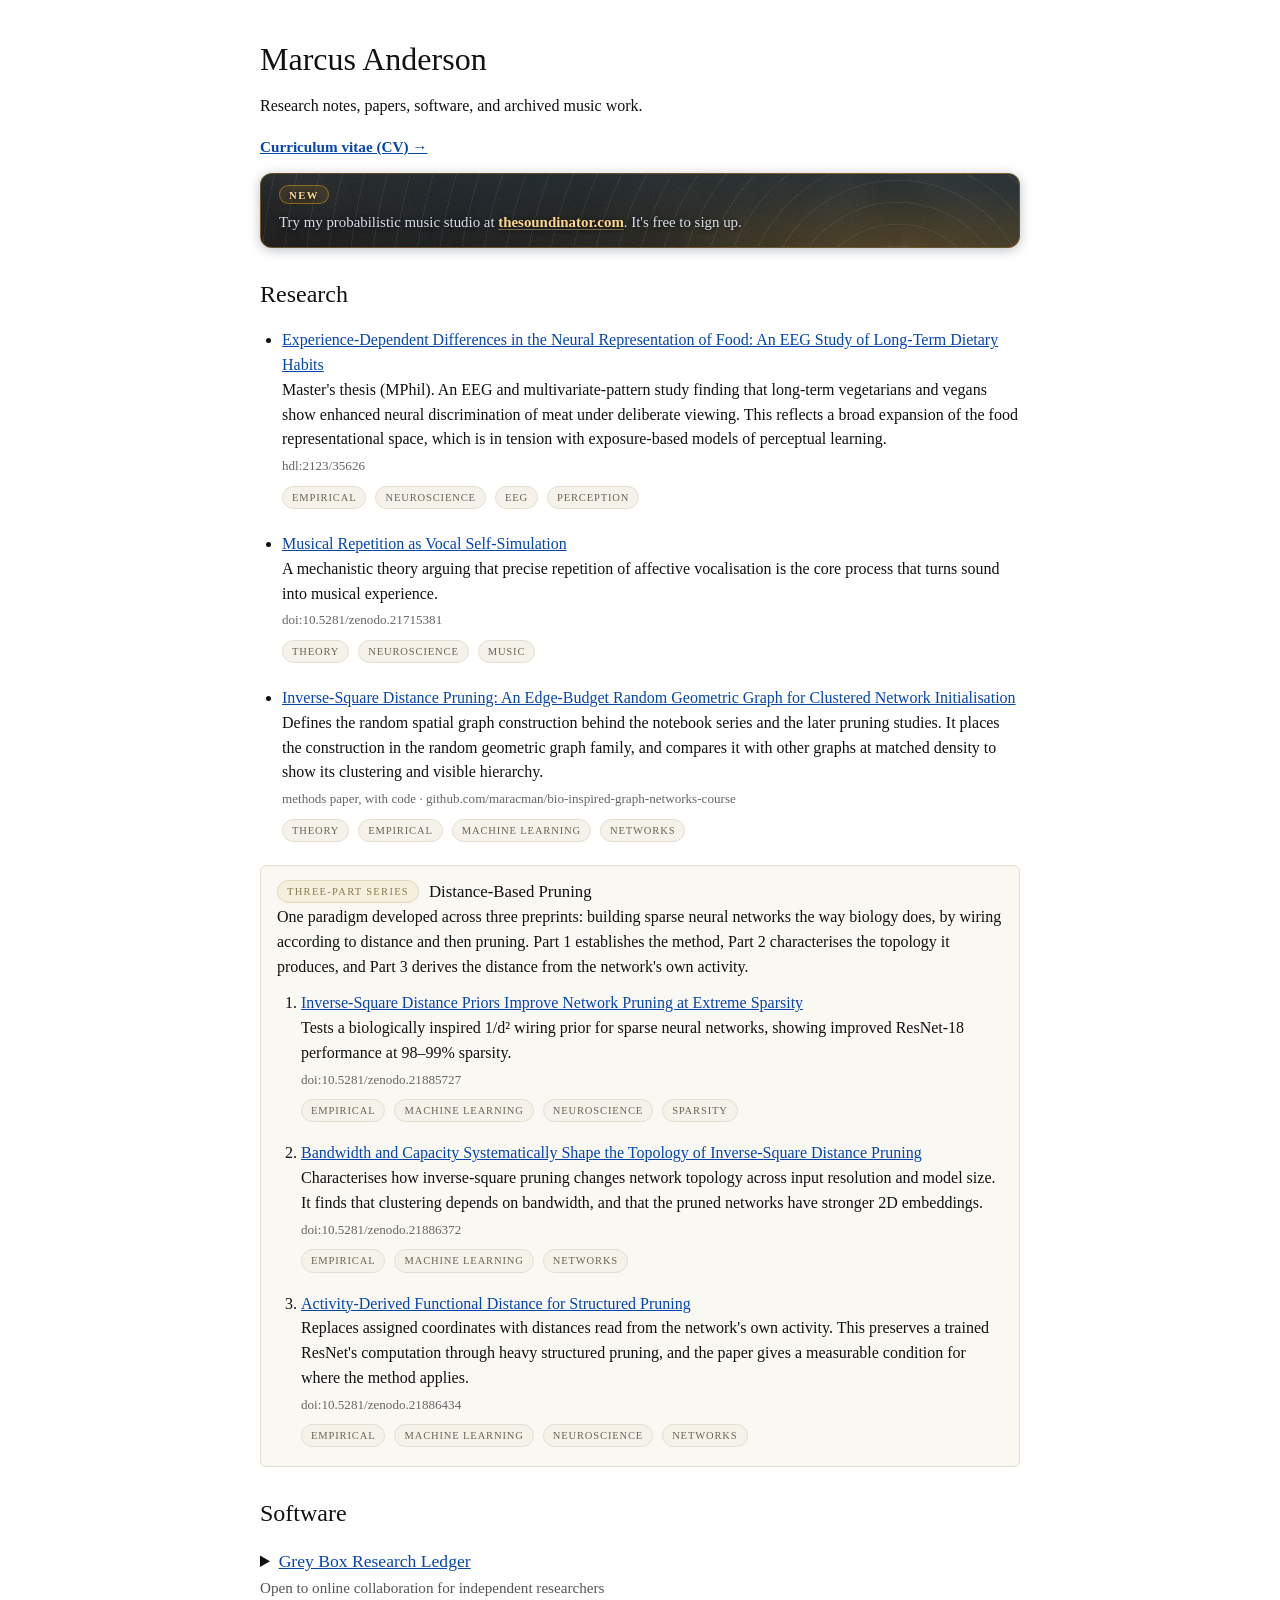
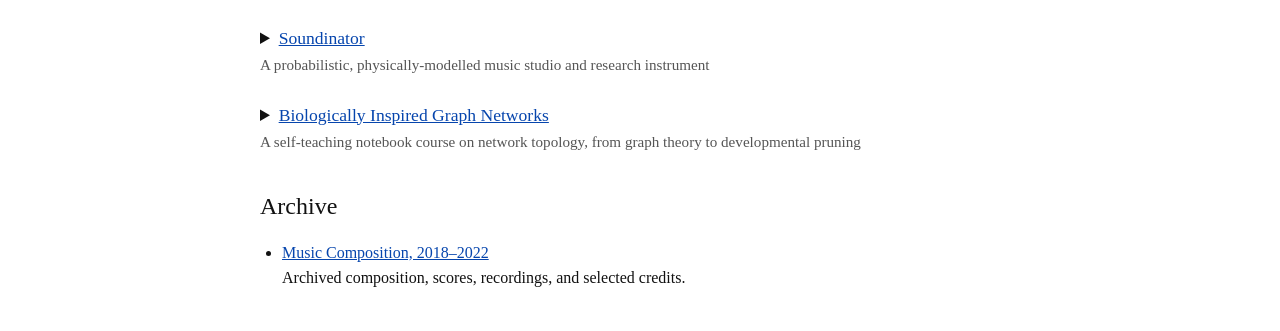
<file: index.html>
<!doctype html>
<html lang="en">
  <head>
    <meta charset="utf-8">
    <meta name="viewport" content="width=device-width, initial-scale=1">
    <title>Marcus Anderson</title>
    <meta name="description" content="Research, software, and archived music work by Marcus Anderson.">
    <link rel="stylesheet" href="styles.css">
  </head>
  <body>
    <main>
      <h1>Marcus Anderson</h1>
      <p>Research notes, papers, software, and archived music work.</p>

      <p class="top-links">
        <a href="/cv.pdf">Curriculum vitae (CV)&nbsp;→</a>
      </p>

      <p class="site-badge">
        <span class="badge-top">
          <span class="badge-tag">New</span>
        </span>
        <span class="badge-text">Try my probabilistic music studio at
          <a href="https://thesoundinator.com">thesoundinator.com</a>. It's free to sign up.</span>
      </p>

      <h2>Research</h2>
      <ul>
        <li>
          <a href="https://hdl.handle.net/2123/35626">
            Experience-Dependent Differences in the Neural Representation of Food: An EEG Study of Long-Term Dietary Habits
          </a>
          <br>
          Master's thesis (MPhil). An EEG and multivariate-pattern study finding that long-term vegetarians and vegans show enhanced neural discrimination of meat under deliberate viewing. This reflects a broad expansion of the food representational space, which is in tension with exposure-based models of perceptual learning.
          <span class="series-doi">hdl:2123/35626</span>
          <span class="tags">
            <span class="tag">Empirical</span>
            <span class="tag">Neuroscience</span>
            <span class="tag">EEG</span>
            <span class="tag">Perception</span>
          </span>
        </li>
        <li>
          <a href="https://doi.org/10.5281/zenodo.21715381">
            Musical Repetition as Vocal Self-Simulation
          </a>
          <br>
          A mechanistic theory arguing that precise repetition of affective vocalisation is the core process that turns sound into musical experience.
          <span class="series-doi">doi:10.5281/zenodo.21715381</span>
          <span class="tags">
            <span class="tag">Theory</span>
            <span class="tag">Neuroscience</span>
            <span class="tag">Music</span>
          </span>
        </li>
        <li>
          <a href="https://github.com/maracman/bio-inspired-graph-networks-course/blob/main/paper/inverse_square_pruning_methods.pdf">
            Inverse-Square Distance Pruning: An Edge-Budget Random Geometric Graph for Clustered Network Initialisation
          </a>
          <br>
          Defines the random spatial graph construction behind the notebook series and the later pruning studies. It places the construction in the random geometric graph family, and compares it with other graphs at matched density to show its clustering and visible hierarchy.
          <span class="series-doi">methods paper, with code · github.com/maracman/bio-inspired-graph-networks-course</span>
          <span class="tags">
            <span class="tag">Theory</span>
            <span class="tag">Empirical</span>
            <span class="tag">Machine learning</span>
            <span class="tag">Networks</span>
          </span>
        </li>
        <li class="series">
          <span class="series-kicker">Three-part series</span>
          <span class="series-name">Distance-Based Pruning</span>
          <br>
          One paradigm developed across three preprints: building sparse neural
          networks the way biology does, by wiring according to distance and
          then pruning. Part 1 establishes the method, Part 2 characterises the
          topology it produces, and Part 3 derives the distance from the network's own
          activity.
          <ol class="series-list">
            <li>
              <a href="https://doi.org/10.5281/zenodo.21885727">
                Inverse-Square Distance Priors Improve Network Pruning at Extreme Sparsity
              </a>
              <br>
              Tests a biologically inspired 1/d² wiring prior for sparse neural networks, showing improved ResNet-18 performance at 98–99% sparsity.
              <span class="series-doi">doi:10.5281/zenodo.21885727</span>
              <span class="tags">
                <span class="tag">Empirical</span>
                <span class="tag">Machine learning</span>
                <span class="tag">Neuroscience</span>
                <span class="tag">Sparsity</span>
              </span>
            </li>
            <li>
              <a href="https://doi.org/10.5281/zenodo.21886372">
                Bandwidth and Capacity Systematically Shape the Topology of Inverse-Square Distance Pruning
              </a>
              <br>
              Characterises how inverse-square pruning changes network topology across input resolution and model size. It finds that clustering depends on bandwidth, and that the pruned networks have stronger 2D embeddings.
              <span class="series-doi">doi:10.5281/zenodo.21886372</span>
              <span class="tags">
                <span class="tag">Empirical</span>
                <span class="tag">Machine learning</span>
                <span class="tag">Networks</span>
              </span>
            </li>
            <li>
              <a href="https://doi.org/10.5281/zenodo.21886434">
                Activity-Derived Functional Distance for Structured Pruning
              </a>
              <br>
              Replaces assigned coordinates with distances read from the network's own activity. This preserves a trained ResNet's computation through heavy structured pruning, and the paper gives a measurable condition for where the method applies.
              <span class="series-doi">doi:10.5281/zenodo.21886434</span>
              <span class="tags">
                <span class="tag">Empirical</span>
                <span class="tag">Machine learning</span>
                <span class="tag">Neuroscience</span>
                <span class="tag">Networks</span>
              </span>
            </li>
          </ol>
        </li>
      </ul>

      <h2>Software</h2>
      <details class="project">
        <summary class="project-title">
          <a href="https://greyboxresearch.org">Grey Box Research Ledger</a>
          <span class="project-sub">Open to online collaboration for independent researchers</span>
        </summary>
        <p>
          Grey Box Research Ledger is where empirical projects in machine
          learning, complex systems, and technical AI safety are recorded by
          the people working on them. It is designed for sharing ideas and
          documenting stage-by-stage results.
        </p>

        <p>
          A grey box is a system whose workings are partly understood. A black
          box that we are shedding light on. Deep neural networks and the human
          brain are both contained complex systems, and both begin as black
          boxes: their behaviour and mechanisms emerge from the interactions of
          many parts. The ledger's primary interest is in illuminating these
          emergent mechanisms, so that each box becomes a little less black.
        </p>

        <img class="shot shot-hero" src="assets/software/greybox-landing.jpg"
             alt="The ledger's public page: Open to online collaboration for independent researchers, above an About section.">

        <p>
          Grey Box helps researchers share ongoing projects with other
          scientists in their field prior to publication. This means projects
          don't need to be rushed out the door just so researchers have
          something to show for themselves. It helps early career development
          in fields like AI safety, which are new and rapidly evolving, by
          allowing researchers to demonstrate a rigorous scientific process.
          And it brings attention to the actual work being done, for those who
          are interested in funding projects that help humanity.
        </p>

        <p class="invite-callout">
          <strong>The ledger is live at
          <a href="https://greyboxresearch.org">greyboxresearch.org</a></strong>.
          Because the work is still in progress, Grey Box is not a publishing
          platform, and not everything being done is made public. There is no
          public sign-up, but anyone is welcome to get in touch.
        </p>

        <ul class="feature-list">
          <li>
            <strong>Ideas:</strong> shared and shaped, and collaborators are
            invited to join.
          </li>
          <li>
            <strong>Planning:</strong> a project is scoped and planned step by
            step. Any hypotheses are stated before they are tested.
          </li>
          <li>
            <strong>Results:</strong> each stage is posted when it finishes,
            with accompanying code and figures, so that others can follow
            along.
          </li>
          <li>
            <strong>Collaborators:</strong> independent researchers can be
            invited to start a project of their own or to join one, and can
            comment on its proposal and stages.
          </li>
        </ul>

        <figure class="shot-full">
          <img class="shot" src="assets/software/greybox-projects.jpg"
               alt="The Projects page, with tabs for In progress, Under review, Ideas and Concluded, and a row of coloured squares under each project.">
          <figcaption>
            The Projects page. Each coloured square under a project is a posted
            stage, marked as supporting the hypothesis, mixed or not supported.
          </figcaption>
        </figure>

        <figure class="shot-full">
          <img class="shot" src="assets/software/greybox-project.jpg"
               alt="The GoalGraph project page, showing what is happening now, the latest finding and the last change, beside a sidebar of researchers, funding, sharing and code.">
          <figcaption>
            A project page. The top of the page shows where the project is up
            to, its latest finding, and the last change to the plan.
          </figcaption>
        </figure>

        <figure class="shot-full">
          <img class="shot" src="assets/software/greybox-stages.jpg"
               alt="Two posted stages of the GoalGraph project, one marked Supports hypothesis with its figure, the other marked Inconclusive.">
          <figcaption>
            Posted stages. Each one states the hypothesis it tests and its
            finding, with its figures alongside.
          </figcaption>
        </figure>


        <p>
          Every researcher on the ledger can have a public page of their own,
          under a name they choose: mine is at
          <a href="https://greyboxresearch.org/marcus">greyboxresearch.org/marcus</a>.
          The page is built from their projects and changes as they post to
          them, so a new stage appears without anyone having to re-save it.
          The reader it is written for is outside
          the ledger, such as an employer or a supervisor someone is applying
          to. Collaborators find each other inside the ledger, so the page does
          not ask anybody to join a project.
        </p>

        <p>
          A researcher chooses which projects appear and in what order. Each
          project says at the top what it is for, whether that is a hypothesis
          it tests, the open questions it explores, or the acceptance criteria
          a tool, method or eval has to meet. A hypothesis is given as it was pre-registered
          and again as it stands if results have since changed it. Under that
          are the stages posted so far, each naming what it tested and how it
          came out, in that project's own words, as supported or not supported,
          answered or still open, met or not met. A stage that did not work out
          is shown in the same way as one that did, so the page gives the work
          as it currently stands rather than only the parts of it that came out
          well.
        </p>

        <figure class="shot-full">
          <img class="shot" src="assets/software/greybox-profile.jpg"
               alt="A researcher page: name, a line of research areas, the date of the latest posted result, a short About, links, and counts of projects underway, results posted and preprints.">
          <figcaption>
            A researcher page. The counts under the links are taken only from
            the projects the researcher has chosen to show.
          </figcaption>
        </figure>

        <figure class="shot-full">
          <img class="shot" src="assets/software/greybox-profile-projects.jpg"
               alt="The Current projects section of a researcher page, with a row of project titles above the selected project, its hypothesis and brief at the left and its posted stages at the right.">
          <figcaption>
            The projects on a page, with the selected one open. This one tests
            a hypothesis, given as it now stands with the pre-registered version
            one click below. The coloured squares are the stages posted so far.
          </figcaption>
        </figure>

        <p class="project-meta">
          A Node server with no dependencies. ·
          <a href="https://greyboxresearch.org/marcus">My researcher page</a> ·
          <a href="https://greyboxresearch.org">Visit the ledger →</a>
        </p>
      </details>

      <details class="project">
        <summary class="project-title">
          <a href="https://thesoundinator.com">Soundinator</a>
          <span class="project-sub">A probabilistic, physically-modelled music studio and research instrument</span>
        </summary>
        <p>
          A full browser-based music studio, designed and built end-to-end. It
          generates music from weighted probability distributions across several
          musical timescales, renders it through a physical-modelling synthesis
          engine, and arranges it on a multitrack producer timeline. It also
          doubles as a reproducible instrument for researching why music sounds
          good.
        </p>

        <p class="invite-callout">
          <strong>Soundinator is live at
          <a href="https://thesoundinator.com">thesoundinator.com</a></strong>,
          with open sign-up and no invite code needed. The home page plays its patches
          straight away; open the studio to shape them. Found a problem? There's
          a &ldquo;Report a problem&rdquo; button in the account menu, and every
          report helps.
        </p>

        <img class="shot shot-hero" src="assets/software/soundinator-pace.webp"
             alt="Soundinator's Play page: a loaded patch, Rast Morning, drawn as a ring of notes beside six broad controls: Pace, Leaps, Pitch, Groove, Surprise and Space.">

        <ul class="feature-list">
          <li>
            <strong>Play, then compose:</strong> load a patch and shape it with
            six broad controls (Pace, Leaps, Pitch, Groove, Surprise, Space), or
            open any part of it as an instrument face: Melody, Duration,
            Phrasing, Dynamics, Harmony, Sequence and Percussion.
          </li>
          <li>
            <strong>Generative core:</strong> melody, rhythm, register,
            articulation and surprise are all driven by editable probability
            distributions, with motif memory that repeats, drifts and mutates into
            a growing repertoire.
          </li>
          <li>
            <strong>Physical-modelling synthesis:</strong> every note is built
            from an excitor → resonator → body → effects → space chain: additive
            and formant voices, inharmonicity, material damping, vibrato and
            per-note envelopes rather than samples.
          </li>
          <li>
            <strong>Per-layer effects rack:</strong> eleven skeuomorphic,
            plugin-style effects across EQ, drive, modulation, delay and character,
            each with its own DSP, presets and expand-to-overlay face.
          </li>
          <li>
            <strong>Binaural spatialisation:</strong> position each source around
            the listener with a head / room / air model fitted from measured KEMAR
            HRTFs, with per-track motion through time.
          </li>
          <li>
            <strong>Scale &amp; Root:</strong> a tuning wheel that leads: set each
            note's role, drag to retune, turn the ring to move home. Historical
            temperaments and 19/24/31/53-EDO, plus a library of 78 world scales
            browsable as a list, a world map or a timeline.
          </li>
          <li>
            <strong>Producer / DAW:</strong> arrange instruments on a multitrack
            timeline with seed-reproducible takes, a bake-to-piano-roll note editor,
            a channel-strip mixer, and offline WAV mixdown.
          </li>
          <li>
            <strong>Community library:</strong> open sharing of
            instruments, sequences and behaviours with ratings and profiles,
            plus an auditioner that layers shared patches into a live jam.
          </li>
          <li>
            <strong>Research-ready:</strong> every play, rating and edit is
            reproducible from a seed and can be logged (opt-in only) with
            expectation / surprise metrics, so appeal can be modelled directly
            against the mechanisms that generated the music.
          </li>
        </ul>

        <figure class="shot-full">
          <img class="shot" src="assets/software/soundinator-melody.webp"
               alt="Soundinator's Melody face: a register strip, recent notes on a roll, and up / repeat / down probabilities for the next note.">
          <figcaption>
            The Melody face shows what was just played, what comes next, and the odds of stepping up, down or repeating.
          </figcaption>
        </figure>

        <figure class="shot-full">
          <img class="shot" src="assets/software/soundinator-harmony.webp"
               alt="Soundinator's Harmony face: a four-chord loop with arrival and home chords, and sliders for chord count, fullness, progression focus and root motion.">
          <figcaption>
            Harmony sets a chord progression plan and how closely the music adheres to it. Chords are scored from the instrument's own overtones, so the same loop fits differently on different instruments.
          </figcaption>
        </figure>

        <figure class="shot-full">
          <img class="shot" src="assets/software/soundinator-drums.webp"
               alt="Soundinator's two-circle sequencer: a 16-beat sequence ring beside an 8-beat percussion loop.">
          <figcaption>
            Sequence and Percussion make up a two-circle pattern sequencer, with the phrase on one ring and the drum loop on the other.
          </figcaption>
        </figure>

        <figure class="shot-full">
          <img class="shot" src="assets/software/soundinator-scales.webp"
               alt="Soundinator's Scale and Root page: a tuning wheel with home set to C4, beside a factory scale library.">
          <figcaption>
            Scale &amp; Root puts the tuning wheel beside a library of world scales and historical tunings, each with where and when it comes from.
          </figcaption>
        </figure>

        <figure class="shot-full">
          <img class="shot" src="assets/software/soundinator-sound.webp"
               alt="Soundinator's sound designer: excitor, resonator, body, effects and space stages above the excitor controls and a partial field.">
          <figcaption>
            In the sound designer, every note is built from an excitor → resonator → body → effects → space chain. Here the excitor drives a field of individual partials.
          </figcaption>
        </figure>

        <figure class="shot-full">
          <img class="shot" src="assets/software/soundinator-space.webp"
               alt="Soundinator's space view: a polar map around the listener with a source placed at 3.2 metres and minus 15 degrees.">
          <figcaption>
            In Space, each part stands at a distance and angle in one shared binaural room, with its time of flight and level at the ears shown beneath.
          </figcaption>
        </figure>

        <figure class="shot-full">
          <img class="shot" src="assets/software/soundinator-arrange.webp"
               alt="Soundinator's producer: a preset library beside a multitrack timeline with harmonic guide, chord guide and global space lanes.">
          <figcaption>
            In the producer, you arrange seed-reproducible takes on a multitrack timeline, with a global scale and global space that evolve through the piece.
          </figcaption>
        </figure>

        <p class="project-meta">
          Vanilla JavaScript + Web Audio in the browser, backed by a Python
          (NumPy / SciPy) engine for reproducible offline rendering. ·
          <a href="https://thesoundinator.com">Open Soundinator →</a>
        </p>
      </details>

      <details class="project">
        <summary class="project-title">
          <a href="https://github.com/maracman/bio-inspired-graph-networks-course">Biologically Inspired Graph Networks</a>
          <span class="project-sub">A self-teaching notebook course on network topology, from graph theory to developmental pruning</span>
        </summary>
        <p>
          An eight-notebook course that starts from graph-theory basics and
          builds towards the pruning-based network construction behind my
          sparse-network papers. It's written as a way into thinking about
          neural networks the way biology does, where networks are grown dense
          and then pruned back rather than wired from scratch. Every notebook
          motivates its maths with the brain (neurons as nodes, synapses as
          weighted edges) and ends in runnable code you can re-generate, change, and measure.
        </p>

        <img class="shot shot-hero" src="assets/software/graph-methods-compared.png"
             alt="Four network-generation methods drawn side by side (Erdős-Rényi, Watts-Strogatz, Barabási-Albert, and a spatial inverse-square model), each labelled with its clustering coefficient.">

        <p>
          The through-line is one question: what makes a network look like a
          brain? The course answers it by measuring candidate networks against
          biological criteria, then showing that pruning a dense weighted graph
          reproduces those criteria more faithfully than the standard random
          models.
        </p>

        <ul class="feature-list">
          <li>
            <strong>Starts from the vocabulary:</strong> directed, weighted
            and simple graphs; degree, paths, cycles and connectivity. Each is
            introduced through its neural counterpart.
          </li>
          <li>
            <strong>Measures plausibility:</strong> clustering coefficient,
            average path length and the small-world coefficient, which are the
            metrics used to decide whether a generated network is biologically
            plausible.
          </li>
          <li>
            <strong>Surveys the classic generators:</strong> Erdős-Rényi,
            Watts-Strogatz, Barabási-Albert and spatial / inverse-square
            models, and shows where each falls short of real cortical
            structure.
          </li>
          <li>
            <strong>Builds networks by pruning:</strong> deterministic,
            probabilistic and distance-weighted pruning, then multiple
            developmental cycles of weight decay, Pareto-principle
            reinforcement and elimination.
          </li>
          <li>
            <strong>Ends with functional analysis:</strong> spectral
            clustering, Louvain community detection and weighted modularity
            to read out the modular structure that pruning leaves behind.
          </li>
        </ul>

        <figure class="shot-full">
          <img class="shot" src="assets/software/graph-types.png"
               alt="Three small labelled graphs side by side: undirected, directed and weighted.">
          <figcaption>
            The vocabulary the course starts from (undirected, directed and
            weighted graphs), introduced through their neural counterparts:
            synapses that point one way, and connections that vary in strength.
          </figcaption>
        </figure>

        <figure class="shot-full">
          <img class="shot" src="assets/software/graph-clustering.png"
               alt="The same four-node graph shown four times, each highlighting one node and its clustering coefficient, from 1.00 down to 0.00.">
          <figcaption>
            Clustering coefficient, one node at a time. This is the fraction of a
            node's neighbours that are also connected to each other, and it's
            the first quantitative measure of whether a network has brain-like
            local structure.
          </figcaption>
        </figure>

        <figure class="shot-full">
          <img class="shot" src="assets/software/graph-pruning-before-after.png"
               alt="Left: a dense hairball of 1,770 edges. Right: the same nodes reduced to a sparse, clearly structured 177-edge network after keeping only the strongest connections.">
          <figcaption>
            A dense 1,770-edge graph reduced to 177 edges by keeping only the
            strongest connections. The brain builds sparse networks in the same
            way, starting dense and then pruning, and this is the process the
            papers build on.
          </figcaption>
        </figure>

        <p class="project-meta">
          Python notebooks (NetworkX / NumPy / Matplotlib / scikit-learn),
          runnable in Jupyter or Colab. ·
          <a href="https://github.com/maracman/bio-inspired-graph-networks-course">Notebooks and full course on GitHub →</a>
        </p>
      </details>

      <h2>Archive</h2>
      <ul>
        <li>
          <a href="composer-archived/">Music Composition, 2018–2022</a>
          <br>
          Archived composition, scores, recordings, and selected credits.
        </li>
      </ul>
    </main>
  </body>
</html>
</file>
<file: styles.css>
body {
  max-width: 760px;
  margin: 40px auto;
  padding: 0 20px;
  color: #111;
  font: 16px/1.55 Georgia, "Times New Roman", serif;
}

h1,
h2 {
  font-weight: normal;
  line-height: 1.2;
}

h1 {
  margin-bottom: 8px;
}

.top-links {
  margin: 10px 0 2px;
  font-size: 0.95em;
}

.top-links a {
  font-weight: 700;
}

h2 {
  margin-top: 32px;
}

ul {
  padding-left: 22px;
}

li {
  margin: 0 0 18px;
}

a {
  color: #0645ad;
}

.tags {
  display: block;
  margin-top: 7px;
}

.tag {
  display: inline-block;
  font-size: 0.66em;
  letter-spacing: 0.08em;
  text-transform: uppercase;
  color: #6a6357;
  background: #f5f2ea;
  border: 1px solid #e3ded1;
  border-radius: 999px;
  padding: 3px 9px 2px;
  margin: 0 5px 5px 0;
  white-space: nowrap;
}

/* Grouped paper series card in the Research list */
.series {
  list-style: none;
  margin: 0 0 18px -22px;
  padding: 13px 16px 10px;
  border: 1px solid #e3ded1;
  border-radius: 6px;
  background: #faf8f2;
}

.series-kicker {
  display: inline-block;
  font-size: 0.66em;
  letter-spacing: 0.12em;
  text-transform: uppercase;
  color: #8a7a4f;
  background: #f5efdd;
  border: 1px solid #e0d6ba;
  border-radius: 999px;
  padding: 3px 9px 2px;
  margin-right: 6px;
  vertical-align: 2px;
  white-space: nowrap;
}

.series-name {
  font-size: 1.05em;
}

.series-list {
  margin: 12px 0 0;
  padding-left: 24px;
}

.series-list li {
  margin: 0 0 14px;
}

.series-list li:last-child {
  margin-bottom: 4px;
}

.series-doi {
  display: block;
  margin-top: 4px;
  font-size: 0.82em;
  color: #666;
}

.project {
  margin: 0 0 18px;
}

.project-title {
  margin: 0 0 6px;
  font-size: 1.1em;
}

details.project > summary {
  cursor: pointer;
}

details.project > summary:hover {
  color: #0645ad;
}

details.project[open] > summary {
  margin-bottom: 10px;
}

.project-sub {
  display: block;
  margin-top: 2px;
  color: #555;
  font-size: 0.86em;
}

.project p {
  margin: 0 0 12px;
}

.shot {
  display: block;
  width: 100%;
  border: 1px solid #e3ded1;
  border-radius: 6px;
  box-shadow: 0 1px 4px rgba(0, 0, 0, 0.08);
}

.shot-narrow {
  width: auto;
  max-width: min(560px, 100%);
}

.shot-portrait {
  width: auto;
  max-width: min(400px, 100%);
}

.shot-hero {
  margin: 16px 0 6px;
}

.feature-list {
  padding-left: 20px;
  margin: 14px 0 6px;
}

.feature-list li {
  margin: 0 0 9px;
}

.shot-full {
  margin: 18px 0 4px;
}

.project figcaption {
  margin-top: 9px;
  font-size: 0.82em;
  font-style: italic;
  color: #666;
}

.project-meta {
  margin: 14px 0 0;
  font-size: 0.9em;
  color: #555;
}

/* Site-wide badge pointing at the live Soundinator studio. The backing is
   built from the studio's own palette rather than a screenshot of it: its
   near-black ground, the amber-to-sky wash it puts behind panels, the ring
   motif from its play view, and the same two-layer fractal grain. It stays
   sharp at any screen density and cannot fall out of date with the interface. */
.site-badge {
  position: relative;
  display: flex;
  flex-direction: column;
  gap: 7px;
  margin: 14px 0 0;
  padding: 11px 18px 12px;
  border: 1px solid rgba(245, 166, 35, 0.3);
  border-radius: 12px;
  background-color: #050810;
  background-image:
    url("data:image/svg+xml;utf8,<svg xmlns='http://www.w3.org/2000/svg' width='220' height='220'><filter id='g'><feTurbulence type='fractalNoise' baseFrequency='.95' numOctaves='2' stitchTiles='stitch'/><feColorMatrix values='0 0 0 0 1 0 0 0 0 1 0 0 0 0 1 0 0 0 .07 0'/></filter><rect width='220' height='220' filter='url(%23g)'/></svg>"),
    url("data:image/svg+xml;utf8,<svg xmlns='http://www.w3.org/2000/svg' width='640' height='640'><filter id='m'><feTurbulence type='fractalNoise' baseFrequency='.012' numOctaves='3' seed='7' stitchTiles='stitch'/><feColorMatrix values='0 0 0 0 1 0 0 0 0 1 0 0 0 0 1 0 0 0 .05 0'/></filter><rect width='640' height='640' filter='url(%23m)'/></svg>"),
    repeating-radial-gradient(
      circle at 84% 190%,
      rgba(226, 232, 240, 0.07) 0 1px,
      rgba(226, 232, 240, 0) 1px 22px
    ),
    radial-gradient(
      90% 240% at 86% 120%,
      rgba(245, 166, 35, 0.3) 0%,
      rgba(245, 166, 35, 0.07) 42%,
      rgba(5, 8, 16, 0) 72%
    ),
    linear-gradient(90deg, rgba(245, 166, 35, 0.05), rgba(56, 189, 248, 0.05)),
    linear-gradient(rgba(17, 25, 34, 0.98), rgba(6, 10, 15, 0.99));
  color: #d7dee8;
  font-size: 0.93em;
  text-shadow: 0 1px 5px rgba(5, 8, 15, 0.85);
  box-shadow: 0 2px 12px rgba(16, 24, 42, 0.28);
}

.badge-top {
  display: flex;
  flex-wrap: wrap;
  align-items: center;
  justify-content: space-between;
  gap: 4px 14px;
}

.site-badge a {
  color: #ffd690;
  font-weight: 700;
  text-decoration-color: rgba(255, 214, 144, 0.45);
  text-underline-offset: 2px;
}

.badge-tag {
  font: 700 0.72em/1 Georgia, serif;
  letter-spacing: 0.14em;
  text-transform: uppercase;
  color: #ffd79a;
  background: rgba(245, 166, 35, 0.1);
  border: 1px solid rgba(245, 166, 35, 0.45);
  border-radius: 999px;
  padding: 4px 9px 3px;
  white-space: nowrap;
  align-self: center;
}

.badge-text {
  flex: 0 1 auto;
}



/* Early-access invite callout for Soundinator */
.invite-callout {
  padding: 12px 14px;
  border: 1px solid #e3ded1;
  border-left: 3px solid #b8860b;
  border-radius: 6px;
  background: #faf6ec;
}
</file>
